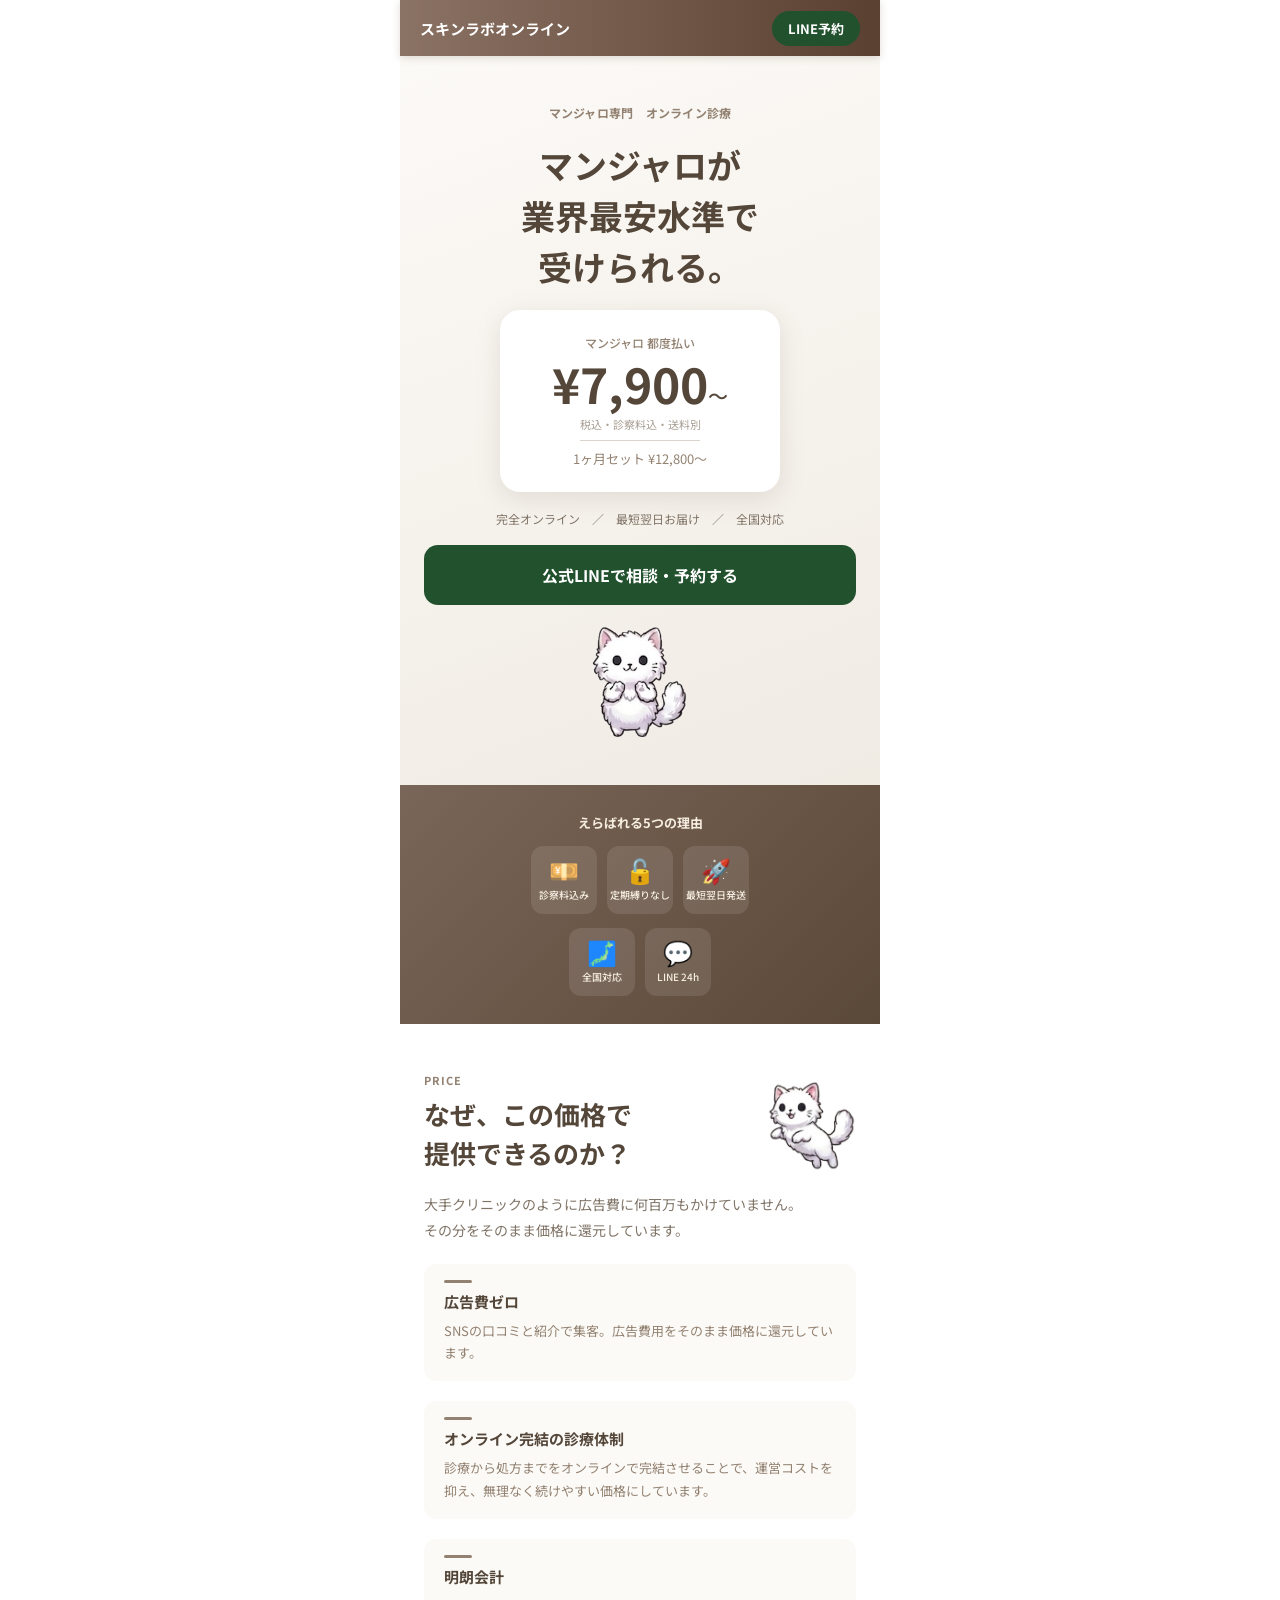
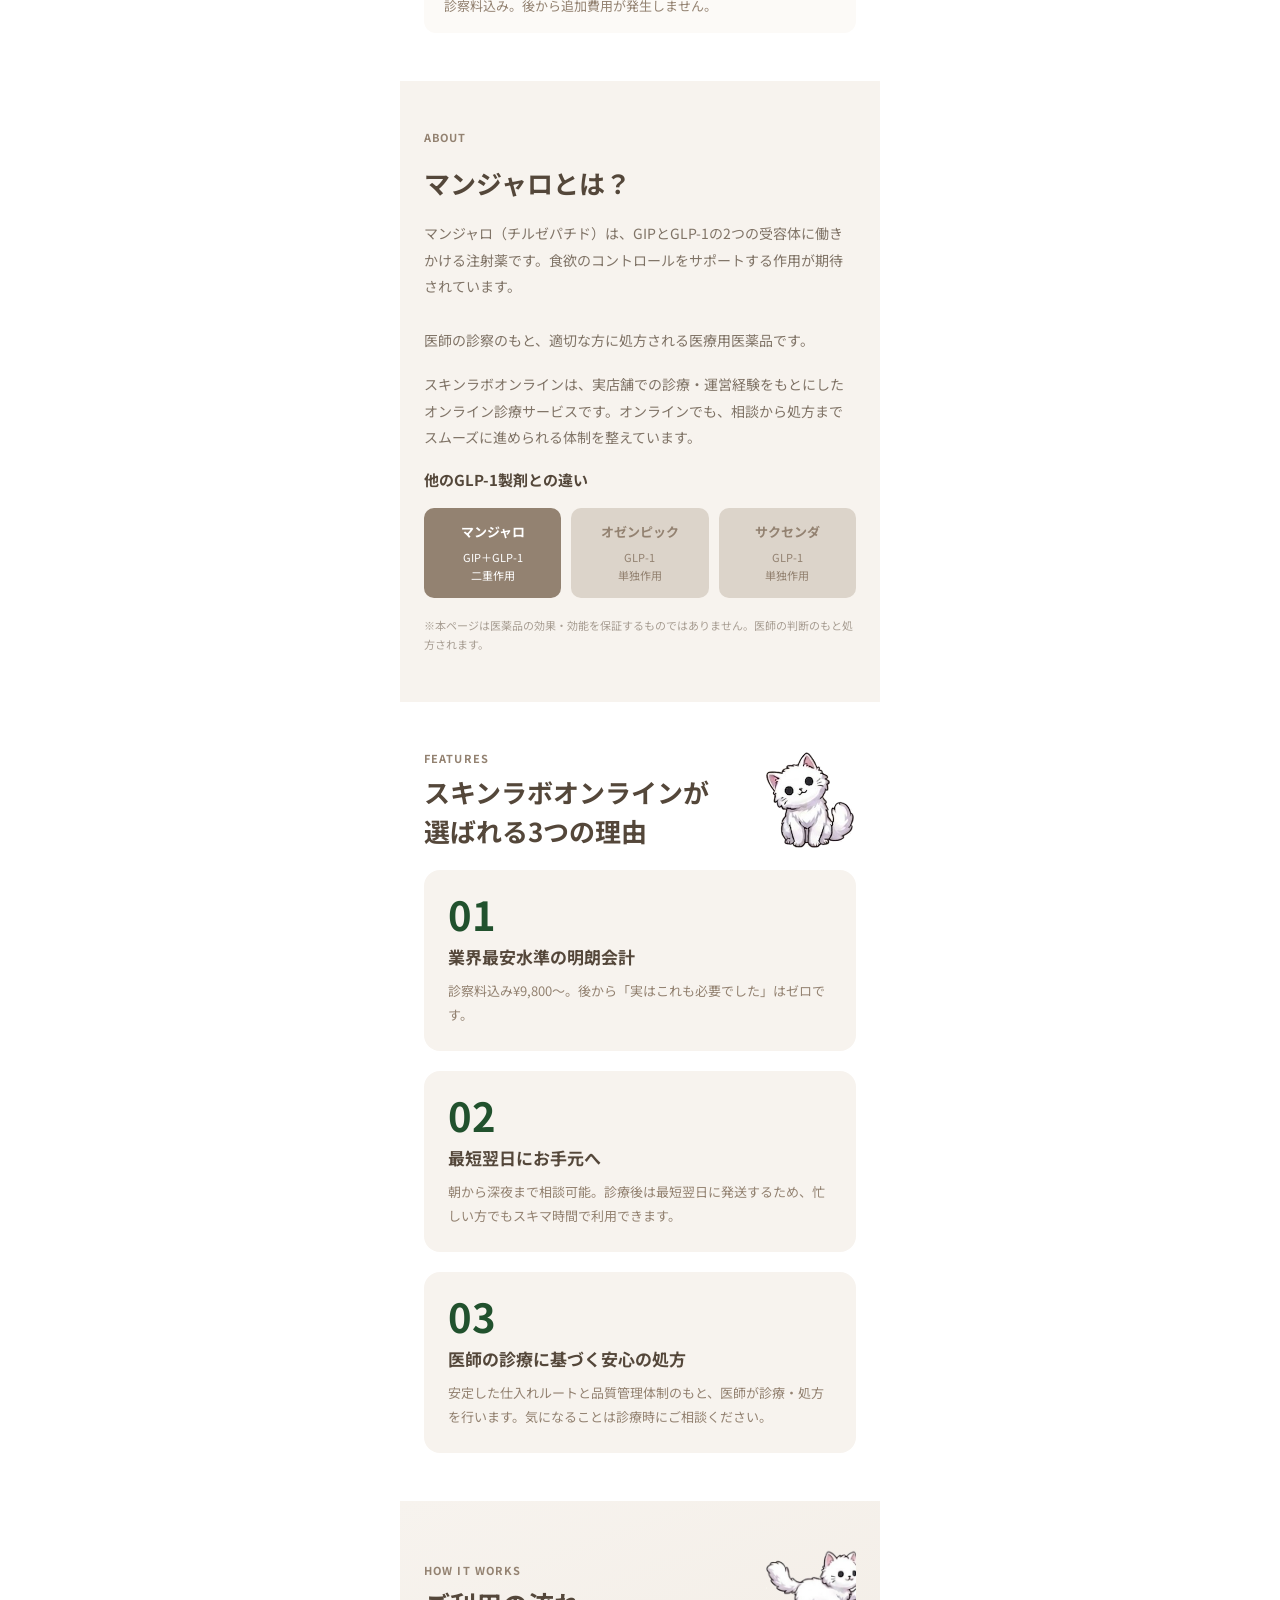
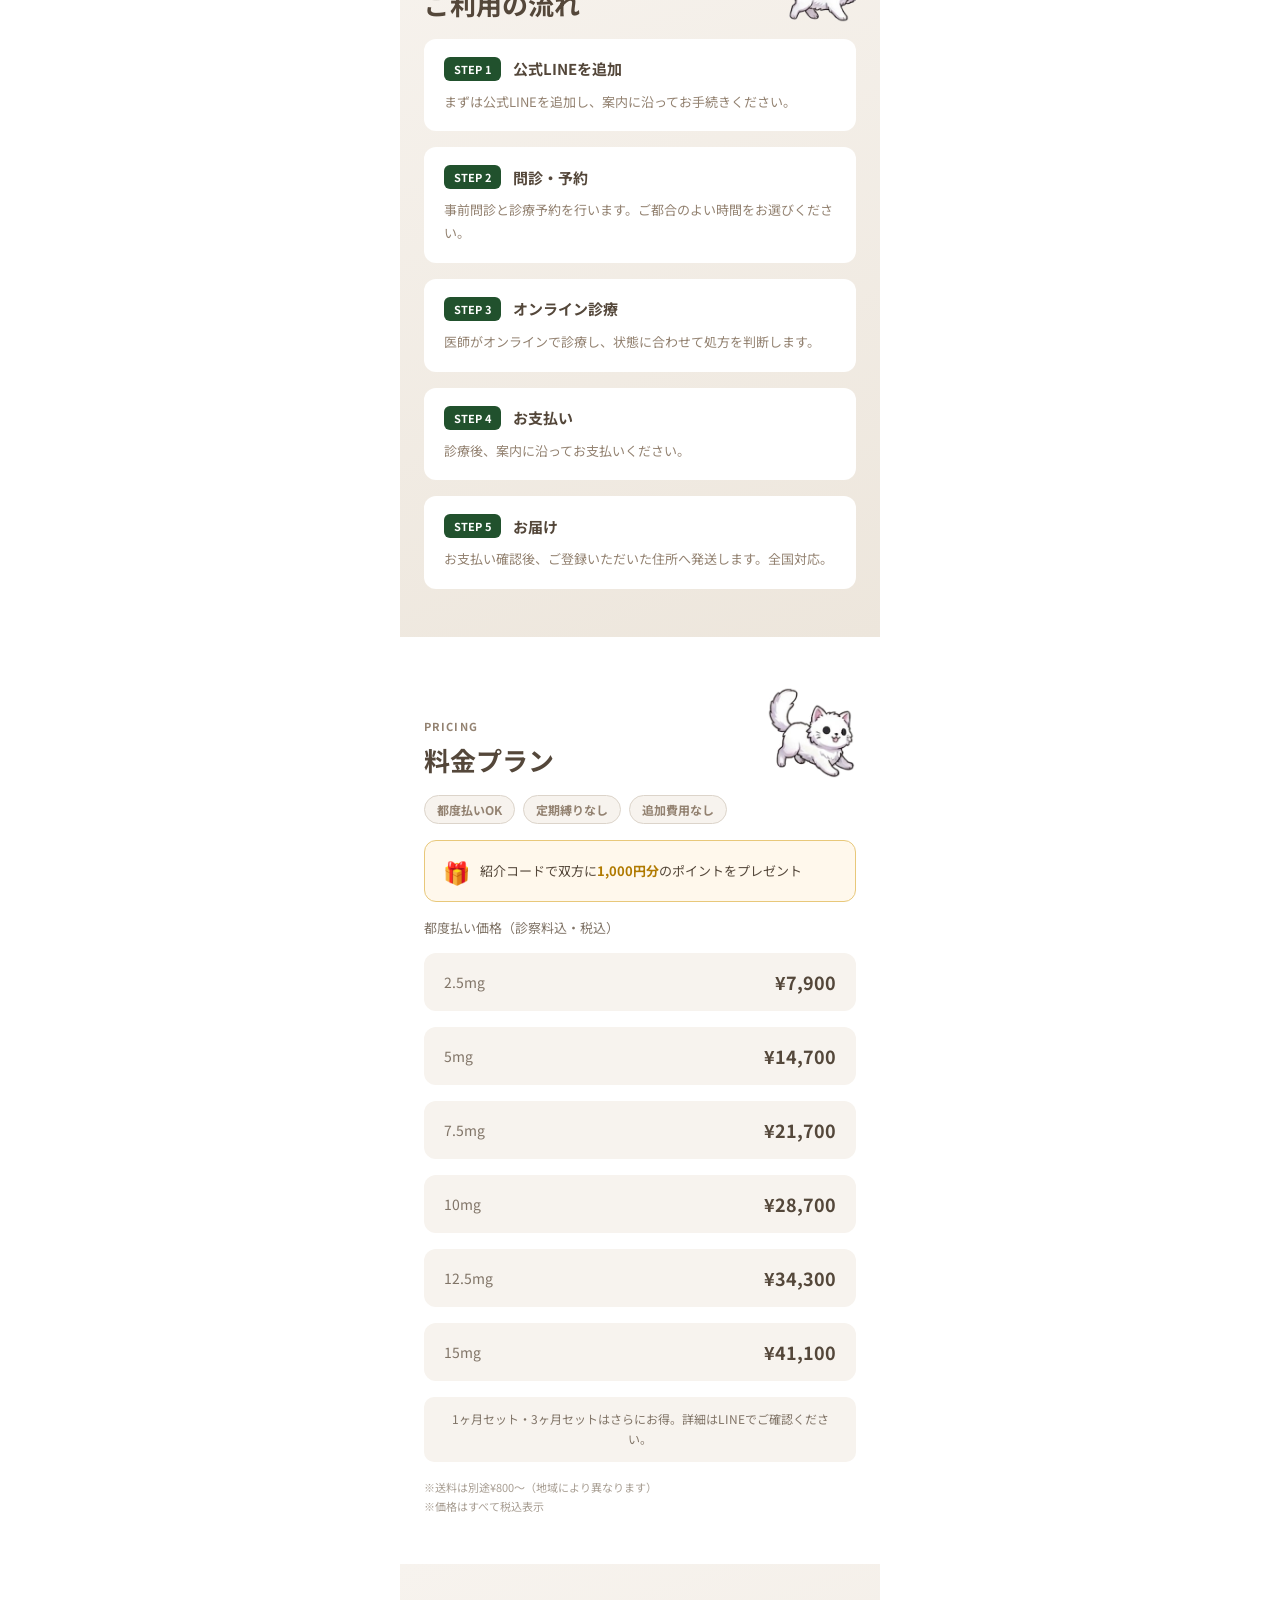
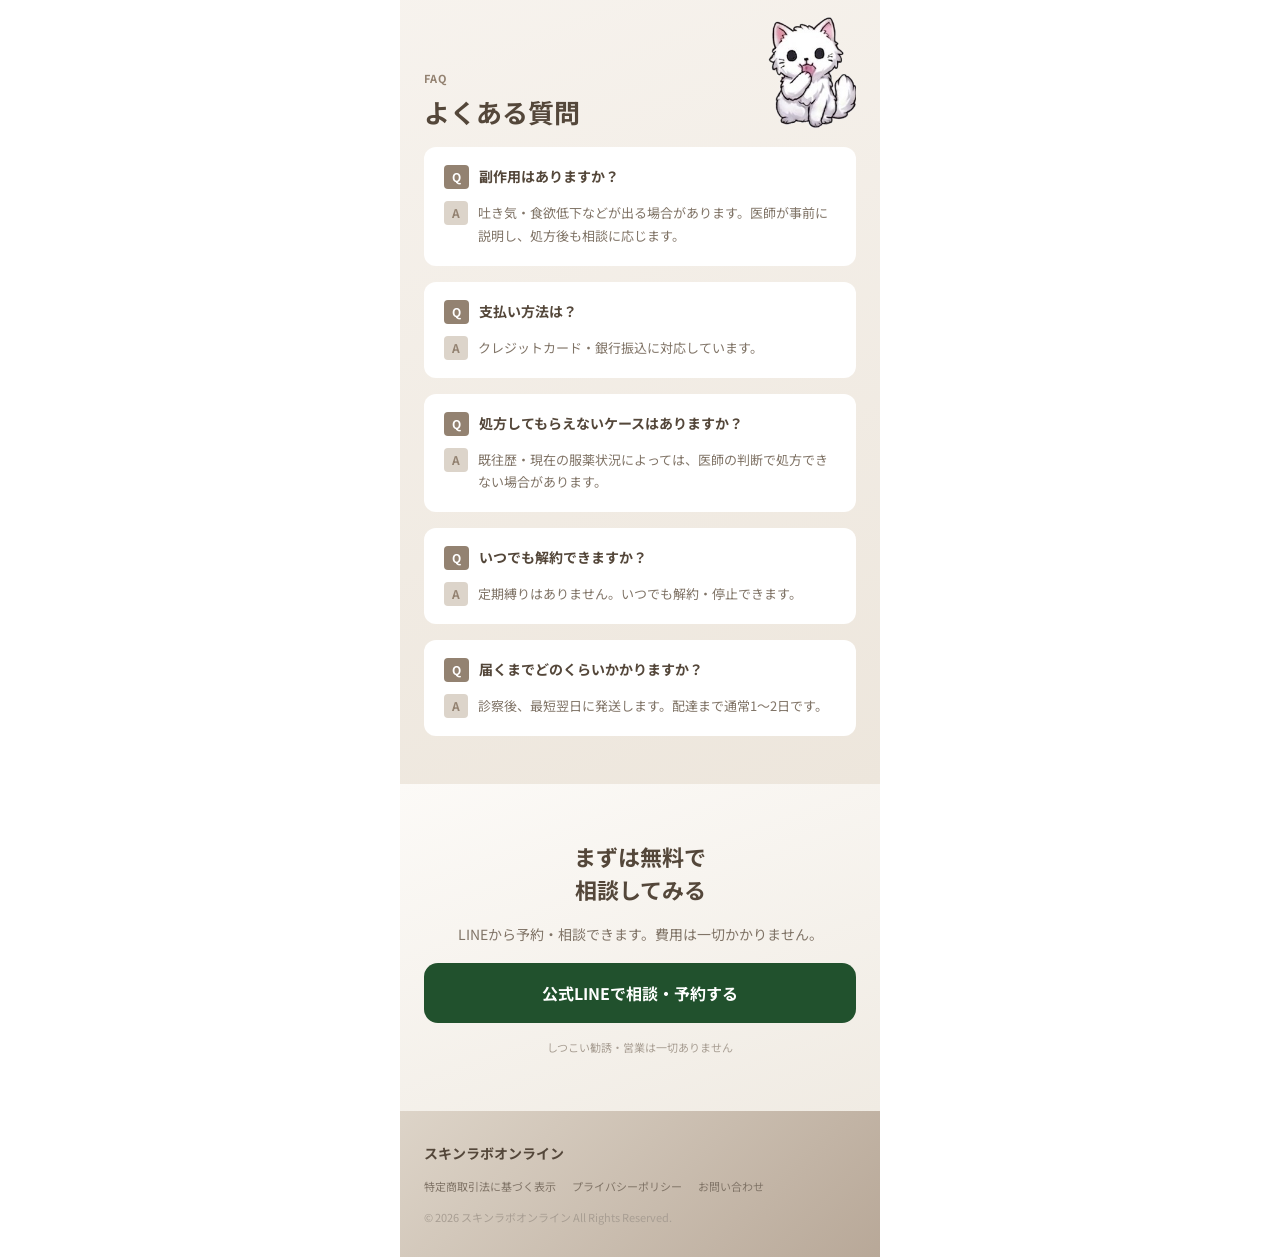
<file: index.html>
<!DOCTYPE html>
<html lang="ja">
<head>
  <meta charset="UTF-8">
  <meta name="viewport" content="width=device-width, initial-scale=1.0">
  <title>スキンラボオンライン | マンジャロ専門オンライン診療</title>
  <meta name="description" content="スキンラボオンラインは、マンジャロが業界最安水準で受けられるオンライン診療サービスです。都度払い¥7,900〜・診察料込み・定期縛りなし・最短翌日お届け。完全オンラインで全国対応。">
  <link rel="canonical" href="https://skinlabonline.inside-story.info">
  <meta property="og:type" content="website">
  <meta property="og:url" content="https://skinlabonline.inside-story.info">
  <meta property="og:site_name" content="スキンラボオンライン">
  <meta property="og:title" content="スキンラボオンライン | マンジャロ専門オンライン診療">
  <meta property="og:description" content="スキンラボオンラインは、マンジャロが業界最安水準で受けられるオンライン診療サービスです。都度払い¥7,900〜・診察料込み・定期縛りなし・最短翌日お届け。">
  <meta property="og:locale" content="ja_JP">
  <meta name="twitter:card" content="summary">
  <meta name="twitter:title" content="スキンラボオンライン | マンジャロ専門オンライン診療">
  <meta name="twitter:description" content="スキンラボオンラインは、マンジャロが業界最安水準で受けられるオンライン診療サービスです。都度払い¥7,900〜・診察料込み・定期縛りなし・最短翌日お届け。">
  <script type="application/ld+json">
  {
    "@context": "https://schema.org",
    "@graph": [
      {
        "@type": "MedicalBusiness",
        "@id": "https://skinlabonline.inside-story.info/#organization",
        "name": "スキンラボオンライン",
        "alternateName": "スキンラボオンラインクリニック",
        "url": "https://skinlabonline.inside-story.info",
        "description": "マンジャロ（チルゼパチド）専門のオンライン診療サービス。診察料込み・定期縛りなし・最短翌日お届け。",
        "availableService": {
          "@type": "MedicalTherapy",
          "name": "マンジャロ（チルゼパチド）オンライン処方",
          "relevantSpecialty": "Endocrine"
        },
        "contactPoint": {
          "@type": "ContactPoint",
          "contactType": "customer service",
          "availableLanguage": "Japanese"
        }
      },
      {
        "@type": "WebSite",
        "@id": "https://skinlabonline.inside-story.info/#website",
        "url": "https://skinlabonline.inside-story.info",
        "name": "スキンラボオンライン",
        "inLanguage": "ja",
        "publisher": {
          "@id": "https://skinlabonline.inside-story.info/#organization"
        }
      },
      {
        "@type": "WebPage",
        "@id": "https://skinlabonline.inside-story.info/#webpage",
        "url": "https://skinlabonline.inside-story.info",
        "name": "スキンラボオンライン | マンジャロ専門オンライン診療",
        "description": "スキンラボオンラインは、マンジャロが業界最安水準で受けられるオンライン診療サービスです。",
        "isPartOf": { "@id": "https://skinlabonline.inside-story.info/#website" },
        "about": { "@id": "https://skinlabonline.inside-story.info/#organization" },
        "inLanguage": "ja"
      },
      {
        "@type": "FAQPage",
        "mainEntity": [
          {
            "@type": "Question",
            "name": "副作用はありますか？",
            "acceptedAnswer": {
              "@type": "Answer",
              "text": "吐き気・食欲低下などが出る場合があります。医師が事前に説明し、処方後も相談に応じます。"
            }
          },
          {
            "@type": "Question",
            "name": "支払い方法は？",
            "acceptedAnswer": {
              "@type": "Answer",
              "text": "クレジットカード・銀行振込に対応しています。"
            }
          },
          {
            "@type": "Question",
            "name": "処方してもらえないケースはありますか？",
            "acceptedAnswer": {
              "@type": "Answer",
              "text": "既往歴・現在の服薬状況によっては、医師の判断で処方できない場合があります。"
            }
          },
          {
            "@type": "Question",
            "name": "いつでも解約できますか？",
            "acceptedAnswer": {
              "@type": "Answer",
              "text": "定期縛りはありません。いつでも解約・停止できます。"
            }
          },
          {
            "@type": "Question",
            "name": "届くまでどのくらいかかりますか？",
            "acceptedAnswer": {
              "@type": "Answer",
              "text": "診察後、最短翌日に発送します。配達まで通常1〜2日です。"
            }
          }
        ]
      }
    ]
  }
  </script>
  <link rel="preconnect" href="https://fonts.googleapis.com">
  <link rel="preconnect" href="https://fonts.gstatic.com" crossorigin>
  <link href="https://fonts.googleapis.com/css2?family=Noto+Sans+JP:wght@400;500;700&display=swap" rel="stylesheet">
  <script>(function(w,d,s,l,i){w[l]=w[l]||[];w[l].push({'gtm.start':new Date().getTime(),event:'gtm.js'});var f=d.getElementsByTagName(s)[0],j=d.createElement(s),dl=l!='dataLayer'?'&l='+l:'';j.async=true;j.src='https://www.googletagmanager.com/gtm.js?id='+i+dl;f.parentNode.insertBefore(j,f);})(window,document,'script','dataLayer','GTM-WZQG78HT');</script>
  <link rel="icon" href="/favicon.ico">
  <link rel="apple-touch-icon" href="/apple-touch-icon.png">
  <link rel="stylesheet" href="style.css">
</head>
<body>
<noscript><iframe src="https://www.googletagmanager.com/ns.html?id=GTM-WZQG78HT" height="0" width="0" style="display:none;visibility:hidden"></iframe></noscript>

  <!-- 01_ヘッダー -->
  <header class="header">
    <p class="header-logo">スキンラボオンライン</p>
    <a href="https://lin.ee/qxc0zbp" class="btn-line-sm" target="_blank" rel="noopener">LINE予約</a>
  </header>

  <!-- 02_ファーストビュー -->
  <section class="hero">
    <p class="section-label">マンジャロ専門　オンライン診療</p>
    <h1 class="hero-title">マンジャロが<br>業界最安水準で<br>受けられる。</h1>
    <div class="price-card">
      <p class="price-label">マンジャロ 都度払い</p>
      <p class="price-number">¥7,900<span style="font-size:20px;font-weight:500;">〜</span></p>
      <p class="price-note">税込・診察料込・送料別</p>
      <div class="price-divider"></div>
      <p class="price-regular">1ヶ月セット ¥12,800〜</p>
    </div>
    <p class="hero-features">完全オンライン　／　最短翌日お届け　／　全国対応</p>
    <a href="https://lin.ee/qxc0zbp" class="btn-line-lg" target="_blank" rel="noopener">公式LINEで相談・予約する</a>
    <img class="hero-cat" src="/images/cats/cat_1.png" alt="" aria-hidden="true">
  </section>

  <!-- 03_安心バッジ -->
  <section class="badges">
    <p class="badges-title">えらばれる5つの理由</p>
    <div class="badges-row">
      <div class="badge-item">
        <span class="badge-icon">💴</span>
        <p class="badge-text">診察料込み</p>
      </div>
      <div class="badge-item">
        <span class="badge-icon">🔓</span>
        <p class="badge-text">定期縛りなし</p>
      </div>
      <div class="badge-item">
        <span class="badge-icon">🚀</span>
        <p class="badge-text">最短翌日発送</p>
      </div>
    </div>
    <div class="badges-row">
      <div class="badge-item">
        <span class="badge-icon">🗾</span>
        <p class="badge-text">全国対応</p>
      </div>
      <div class="badge-item">
        <span class="badge-icon">💬</span>
        <p class="badge-text">LINE 24h</p>
      </div>
    </div>
  </section>

  <!-- 04_なぜ安いか -->
  <section class="why-cheap">
    <div class="section-head">
      <div class="section-head-text">
        <p class="section-en">PRICE</p>
        <h2 class="section-heading">なぜ、この価格で<br>提供できるのか？</h2>
      </div>
      <img src="/images/cats/cat_6.png" class="section-cat" alt="" aria-hidden="true">
    </div>
    <p class="section-body">大手クリニックのように広告費に何百万もかけていません。<br>その分をそのまま価格に還元しています。</p>
    <div class="reason-card">
      <div class="reason-bar"></div>
      <p class="reason-title">広告費ゼロ</p>
      <p class="reason-text">SNSの口コミと紹介で集客。広告費用をそのまま価格に還元しています。</p>
    </div>
    <div class="reason-card">
      <div class="reason-bar"></div>
      <p class="reason-title">オンライン完結の診療体制</p>
      <p class="reason-text">診療から処方までをオンラインで完結させることで、運営コストを抑え、無理なく続けやすい価格にしています。</p>
    </div>
    <div class="reason-card">
      <div class="reason-bar"></div>
      <p class="reason-title">明朗会計</p>
      <p class="reason-text">診察料込み。後から追加費用が発生しません。</p>
    </div>
  </section>

  <!-- 05_マンジャロとは -->
  <section class="about">
    <p class="section-en">ABOUT</p>
    <h2 class="section-heading">マンジャロとは？</h2>
    <p class="about-body">マンジャロ（チルゼパチド）は、GIPとGLP-1の2つの受容体に働きかける注射薬です。食欲のコントロールをサポートする作用が期待されています。<br><br>医師の診察のもと、適切な方に処方される医療用医薬品です。</p>
    <p class="about-body">スキンラボオンラインは、実店舗での診療・運営経験をもとにしたオンライン診療サービスです。オンラインでも、相談から処方までスムーズに進められる体制を整えています。</p>
    <p class="compare-title">他のGLP-1製剤との違い</p>
    <div class="compare-grid">
      <div class="compare-card compare-card--active">
        <p class="compare-name">マンジャロ</p>
        <p class="compare-desc">GIP＋GLP-1<br>二重作用</p>
      </div>
      <div class="compare-card">
        <p class="compare-name">オゼンピック</p>
        <p class="compare-desc">GLP-1<br>単独作用</p>
      </div>
      <div class="compare-card">
        <p class="compare-name">サクセンダ</p>
        <p class="compare-desc">GLP-1<br>単独作用</p>
      </div>
    </div>
    <p class="disclaimer">※本ページは医薬品の効果・効能を保証するものではありません。医師の判断のもと処方されます。</p>
  </section>

  <!-- 06_選ばれる理由 -->
  <section class="features">
    <div class="section-head">
      <div class="section-head-text">
        <p class="section-en">FEATURES</p>
        <h2 class="section-heading">スキンラボオンラインが<br>選ばれる3つの理由</h2>
      </div>
      <img src="/images/cats/cat_3.png" class="section-cat" alt="" aria-hidden="true">
    </div>
    <div class="feature-card">
      <p class="feature-num">01</p>
      <p class="feature-title">業界最安水準の明朗会計</p>
      <p class="feature-text">診察料込み¥9,800〜。後から「実はこれも必要でした」はゼロです。</p>
    </div>
    <div class="feature-card">
      <p class="feature-num">02</p>
      <p class="feature-title">最短翌日にお手元へ</p>
      <p class="feature-text">朝から深夜まで相談可能。診療後は最短翌日に発送するため、忙しい方でもスキマ時間で利用できます。</p>
    </div>
    <div class="feature-card">
      <p class="feature-num">03</p>
      <p class="feature-title">医師の診療に基づく安心の処方</p>
      <p class="feature-text">安定した仕入れルートと品質管理体制のもと、医師が診療・処方を行います。気になることは診療時にご相談ください。</p>
    </div>
  </section>

  <!-- 07_診療の流れ -->
  <section class="flow">
    <div class="section-head">
      <div class="section-head-text">
        <p class="section-en">HOW IT WORKS</p>
        <h2 class="section-heading">ご利用の流れ</h2>
      </div>
      <img src="/images/cats/cat_2.png" class="section-cat" alt="" aria-hidden="true">
    </div>
    <div class="step-card">
      <div class="step-header">
        <span class="step-badge">STEP 1</span>
        <p class="step-title">公式LINEを追加</p>
      </div>
      <p class="step-text">まずは公式LINEを追加し、案内に沿ってお手続きください。</p>
    </div>
    <div class="step-card">
      <div class="step-header">
        <span class="step-badge">STEP 2</span>
        <p class="step-title">問診・予約</p>
      </div>
      <p class="step-text">事前問診と診療予約を行います。ご都合のよい時間をお選びください。</p>
    </div>
    <div class="step-card">
      <div class="step-header">
        <span class="step-badge">STEP 3</span>
        <p class="step-title">オンライン診療</p>
      </div>
      <p class="step-text">医師がオンラインで診療し、状態に合わせて処方を判断します。</p>
    </div>
    <div class="step-card">
      <div class="step-header">
        <span class="step-badge">STEP 4</span>
        <p class="step-title">お支払い</p>
      </div>
      <p class="step-text">診療後、案内に沿ってお支払いください。</p>
    </div>
    <div class="step-card">
      <div class="step-header">
        <span class="step-badge">STEP 5</span>
        <p class="step-title">お届け</p>
      </div>
      <p class="step-text">お支払い確認後、ご登録いただいた住所へ発送します。全国対応。</p>
    </div>
  </section>

  <!-- 08_料金プラン -->
  <section class="pricing">
    <div class="section-head">
      <div class="section-head-text">
        <p class="section-en">PRICING</p>
        <h2 class="section-heading">料金プラン</h2>
      </div>
      <img src="/images/cats/cat_4.png" class="section-cat" alt="" aria-hidden="true">
    </div>
    <div class="pricing-badges">
      <span class="pricing-badge">都度払いOK</span>
      <span class="pricing-badge">定期縛りなし</span>
      <span class="pricing-badge">追加費用なし</span>
    </div>
    <div class="referral-card">
      <span class="referral-icon">🎁</span>
      <p class="referral-text">紹介コードで双方に<strong>1,000円分</strong>のポイントをプレゼント</p>
    </div>
    <p class="pricing-sub">都度払い価格（診察料込・税込）</p>
    <div class="price-row">
      <p class="price-item-name">2.5mg</p>
      <p class="price-item-val">¥7,900</p>
    </div>
    <div class="price-row">
      <p class="price-item-name">5mg</p>
      <p class="price-item-val">¥14,700</p>
    </div>
    <div class="price-row">
      <p class="price-item-name">7.5mg</p>
      <p class="price-item-val">¥21,700</p>
    </div>
    <div class="price-row">
      <p class="price-item-name">10mg</p>
      <p class="price-item-val">¥28,700</p>
    </div>
    <div class="price-row">
      <p class="price-item-name">12.5mg</p>
      <p class="price-item-val">¥34,300</p>
    </div>
    <div class="price-row">
      <p class="price-item-name">15mg</p>
      <p class="price-item-val">¥41,100</p>
    </div>
    <div class="pricing-tip">1ヶ月セット・3ヶ月セットはさらにお得。詳細はLINEでご確認ください。</div>
    <p class="pricing-disclaimer">※送料は別途¥800〜（地域により異なります）<br>※価格はすべて税込表示</p>
  </section>

  <!-- 09_FAQ -->
  <section class="faq">
    <div class="section-head">
      <div class="section-head-text">
        <p class="section-en">FAQ</p>
        <h2 class="section-heading">よくある質問</h2>
      </div>
      <img src="/images/cats/cat_5.png" class="section-cat" alt="" aria-hidden="true">
    </div>

    <div class="faq-item">
      <div class="faq-q">
        <span class="faq-badge faq-badge--q">Q</span>
        <p class="faq-question">副作用はありますか？</p>
      </div>
      <div class="faq-a">
        <span class="faq-badge faq-badge--a">A</span>
        <p class="faq-answer">吐き気・食欲低下などが出る場合があります。医師が事前に説明し、処方後も相談に応じます。</p>
      </div>
    </div>

    <div class="faq-item">
      <div class="faq-q">
        <span class="faq-badge faq-badge--q">Q</span>
        <p class="faq-question">支払い方法は？</p>
      </div>
      <div class="faq-a">
        <span class="faq-badge faq-badge--a">A</span>
        <p class="faq-answer">クレジットカード・銀行振込に対応しています。</p>
      </div>
    </div>

    <div class="faq-item">
      <div class="faq-q">
        <span class="faq-badge faq-badge--q">Q</span>
        <p class="faq-question">処方してもらえないケースはありますか？</p>
      </div>
      <div class="faq-a">
        <span class="faq-badge faq-badge--a">A</span>
        <p class="faq-answer">既往歴・現在の服薬状況によっては、医師の判断で処方できない場合があります。</p>
      </div>
    </div>

    <div class="faq-item">
      <div class="faq-q">
        <span class="faq-badge faq-badge--q">Q</span>
        <p class="faq-question">いつでも解約できますか？</p>
      </div>
      <div class="faq-a">
        <span class="faq-badge faq-badge--a">A</span>
        <p class="faq-answer">定期縛りはありません。いつでも解約・停止できます。</p>
      </div>
    </div>

    <div class="faq-item">
      <div class="faq-q">
        <span class="faq-badge faq-badge--q">Q</span>
        <p class="faq-question">届くまでどのくらいかかりますか？</p>
      </div>
      <div class="faq-a">
        <span class="faq-badge faq-badge--a">A</span>
        <p class="faq-answer">診察後、最短翌日に発送します。配達まで通常1〜2日です。</p>
      </div>
    </div>
  </section>

  <!-- 10_ボトムCTA -->
  <section class="cta">
    <h2 class="cta-title">まずは無料で<br>相談してみる</h2>
    <p class="cta-text">LINEから予約・相談できます。費用は一切かかりません。</p>
    <a href="https://lin.ee/qxc0zbp" class="btn-line-lg" target="_blank" rel="noopener">公式LINEで相談・予約する</a>
    <p class="cta-note">しつこい勧誘・営業は一切ありません</p>
  </section>

  <!-- 11_フッター -->
  <footer class="footer">
    <p class="footer-logo">スキンラボオンライン</p>
    <p class="footer-links">
      <a href="https://skinlabclinic.net/terms-of-sale/" target="_blank" rel="noopener">特定商取引法に基づく表示</a>
      <a href="https://skinlabclinic.net/privacy/" target="_blank" rel="noopener">プライバシーポリシー</a>
      <a href="https://lin.ee/qxc0zbp" target="_blank" rel="noopener">お問い合わせ</a>
    </p>
    <p class="footer-copy">© 2026 スキンラボオンライン All Rights Reserved.</p>
  </footer>

</body>
</html>
</file>
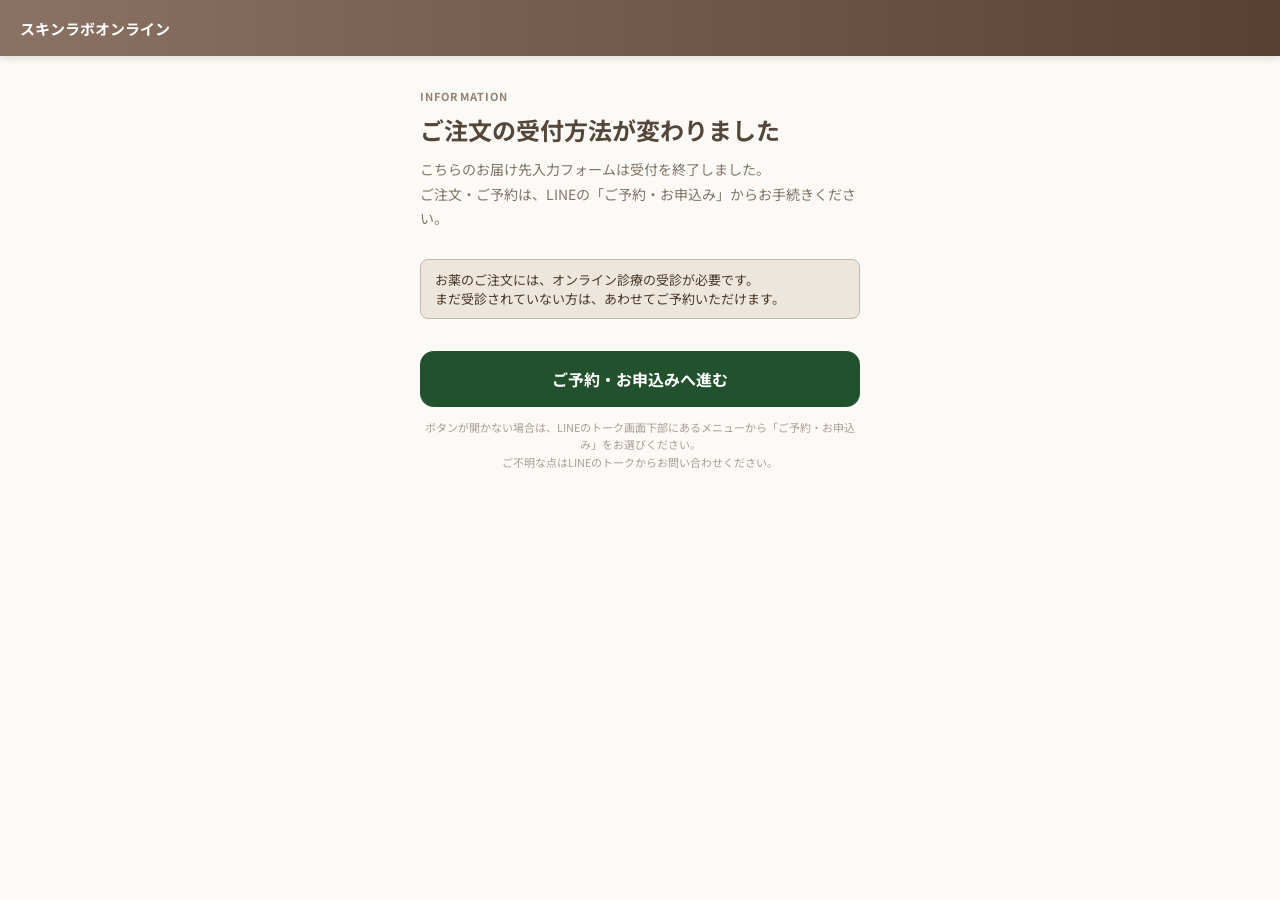
<file: form/index.html>
<!DOCTYPE html>
<html lang="ja">
<head>
  <meta charset="UTF-8">
  <meta name="viewport" content="width=device-width, initial-scale=1.0">
  <title>ご注文の受付方法が変わりました | スキンラボオンライン</title>
  <meta name="robots" content="noindex">
  <link rel="preconnect" href="https://fonts.googleapis.com">
  <link rel="preconnect" href="https://fonts.gstatic.com" crossorigin>
  <link href="https://fonts.googleapis.com/css2?family=Noto+Sans+JP:wght@400;500;700&display=swap" rel="stylesheet">
  <script>(function(w,d,s,l,i){w[l]=w[l]||[];w[l].push({'gtm.start':new Date().getTime(),event:'gtm.js'});var f=d.getElementsByTagName(s)[0],j=d.createElement(s),dl=l!='dataLayer'?'&l='+l:'';j.async=true;j.src='https://www.googletagmanager.com/gtm.js?id='+i+dl;f.parentNode.insertBefore(j,f);})(window,document,'script','dataLayer','GTM-WZQG78HT');</script>
  <link rel="icon" href="/favicon.ico">
  <link rel="apple-touch-icon" href="/apple-touch-icon.png">
  <link rel="stylesheet" href="/form/style.css">
</head>
<body>
<noscript><iframe src="https://www.googletagmanager.com/ns.html?id=GTM-WZQG78HT" height="0" width="0" style="display:none;visibility:hidden"></iframe></noscript>

  <header class="header">
    <p class="header-logo">スキンラボオンライン</p>
  </header>

  <main class="wrap">
    <p class="page-label">INFORMATION</p>
    <h1 class="page-title">ご注文の受付方法が変わりました</h1>
    <p class="page-desc">
      こちらのお届け先入力フォームは受付を終了しました。<br>
      ご注文・ご予約は、LINEの「ご予約・お申込み」からお手続きください。
    </p>

    <p class="prefill-notice">
      お薬のご注文には、オンライン診療の受診が必要です。<br>
      まだ受診されていない方は、あわせてご予約いただけます。
    </p>

    <a class="btn-submit" href="https://liff.line.me/2010105129-rPqt3TpR/apply">ご予約・お申込みへ進む</a>

    <p class="form-note">
      ボタンが開かない場合は、LINEのトーク画面下部にあるメニューから「ご予約・お申込み」をお選びください。<br>
      ご不明な点はLINEのトークからお問い合わせください。
    </p>
  </main>

</body>
</html>
</file>
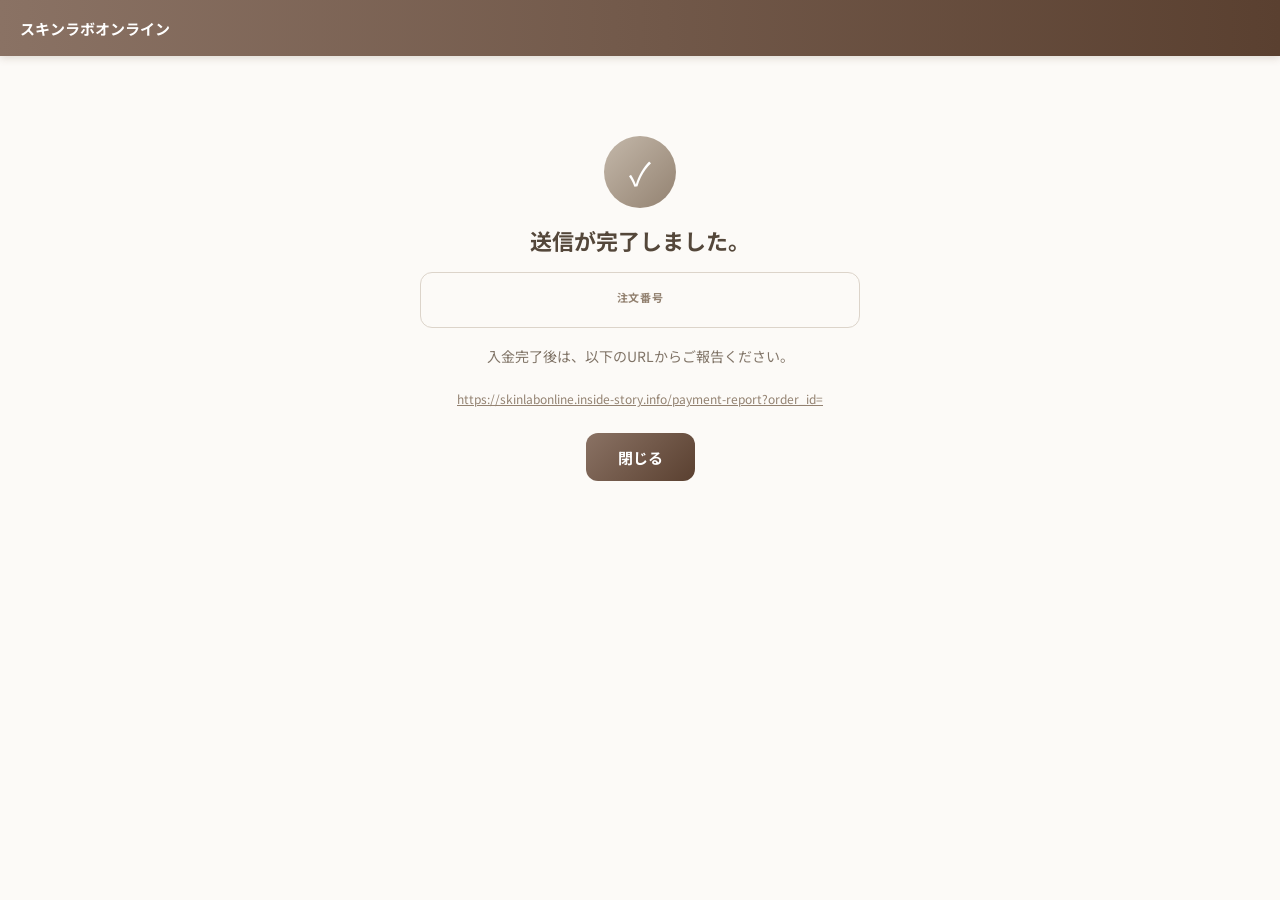
<file: form/thanks/index.html>
<!DOCTYPE html>
<html lang="ja">
<head>
  <meta charset="UTF-8">
  <meta name="viewport" content="width=device-width, initial-scale=1.0">
  <title>送信完了 | スキンラボオンライン</title>
  <link rel="preconnect" href="https://fonts.googleapis.com">
  <link rel="preconnect" href="https://fonts.gstatic.com" crossorigin>
  <link href="https://fonts.googleapis.com/css2?family=Noto+Sans+JP:wght@400;500;700&display=swap" rel="stylesheet">
  <script>(function(w,d,s,l,i){w[l]=w[l]||[];w[l].push({'gtm.start':new Date().getTime(),event:'gtm.js'});var f=d.getElementsByTagName(s)[0],j=d.createElement(s),dl=l!='dataLayer'?'&l='+l:'';j.async=true;j.src='https://www.googletagmanager.com/gtm.js?id='+i+dl;f.parentNode.insertBefore(j,f);})(window,document,'script','dataLayer','GTM-WZQG78HT');</script>
  <script charset="utf-8" src="https://static.line-scdn.net/liff/edge/2/sdk.js"></script>
  <link rel="icon" href="/favicon.ico">
  <link rel="apple-touch-icon" href="/apple-touch-icon.png">
  <link rel="stylesheet" href="/form/style.css">
</head>
<body>
<noscript><iframe src="https://www.googletagmanager.com/ns.html?id=GTM-WZQG78HT" height="0" width="0" style="display:none;visibility:hidden"></iframe></noscript>

  <header class="header">
    <p class="header-logo">スキンラボオンライン</p>
  </header>

  <main class="wrap">
    <div class="done-view">
      <div class="done-check">✓</div>
      <h2 class="done-title">送信が完了しました。</h2>
      <div class="done-order-box">
        <p class="done-order-label">注文番号</p>
        <p class="done-order-id" id="done-order-id"></p>
      </div>
      <p class="done-text" id="done-message"></p>
      <p id="done-fallback" class="done-fallback hidden">
        <a id="done-payment-link" class="done-payment-link" href="#"></a>
      </p>
      <button class="btn-close" id="close-btn">閉じる</button>
    </div>
  </main>

  <script>
    const params = new URLSearchParams(location.search);
    const orderId = params.get('order_id') || '';
    const lineSuccess = params.get('line') === '1';

    document.getElementById('done-order-id').textContent = orderId;

    const paymentUrl = `https://skinlabonline.inside-story.info/payment-report?order_id=${orderId}`;

    if (lineSuccess) {
      document.getElementById('done-message').textContent = '入金完了後は、LINEトークに届いたURLからご報告ください。';
    } else {
      document.getElementById('done-message').textContent = '入金完了後は、以下のURLからご報告ください。';
      const link = document.getElementById('done-payment-link');
      link.href = paymentUrl;
      link.textContent = paymentUrl;
      document.getElementById('done-fallback').classList.remove('hidden');
    }

    const LIFF_ID = '2010105129-8clJHsYL';
    document.getElementById('close-btn').addEventListener('click', () => {
      liff.init({ liffId: LIFF_ID }).then(() => {
        if (liff.isInClient()) liff.closeWindow();
      }).catch(() => {});
    });
  </script>

</body>
</html>
</file>
<file: style.css>
* {
  box-sizing: border-box;
  margin: 0;
  padding: 0;
}

:root {
  --primary: #938271;
  --primary-light: #c4b8aa;
  --brown-dark: #4a3828;
  --brown-mid: #6b5040;
  --line-green: #21512d;
  --cta-light: #e8f0e8;
  --bg-warm: #fcfaf7;
  --bg-beige: #f7f3ee;
  --bg-gray: #f7f3ee;
  --text-dark: #54473a;
  --text-medium: #807467;
  --text-light: #938271;
  --text-muted: #a89e93;
  --border: #dcd4ca;
}

html {
  scroll-behavior: smooth;
}

body {
  font-family: 'Noto Sans JP', sans-serif;
  color: var(--text-dark);
  background: #fff;
  display: flex;
  flex-direction: column;
  align-items: center;
  -webkit-font-smoothing: antialiased;
}

/* ── Layout ── */
.header,
section,
footer {
  width: 100%;
  max-width: 480px;
}

/* ── Header ── */
.header {
  display: flex;
  align-items: center;
  justify-content: space-between;
  height: 56px;
  padding: 0 20px;
  background: linear-gradient(to right, #8a7264, #5a4030);
  position: sticky;
  top: 0;
  z-index: 100;
  box-shadow: 0 2px 8px rgba(90, 60, 40, 0.18);
}

.header-logo {
  font-weight: 700;
  font-size: 15px;
  color: #fff;
}

.btn-line-sm {
  display: inline-block;
  background: var(--line-green);
  color: #fff;
  font-weight: 700;
  font-size: 13px;
  padding: 8px 16px;
  border-radius: 20px;
  text-decoration: none;
  transition: opacity 0.2s;
}

.btn-line-sm:hover {
  opacity: 0.88;
}

/* ── Hero ── */
.hero {
  background: linear-gradient(160deg, #fcfaf7 0%, #f0ebe3 100%);
  padding: 48px 24px;
  display: flex;
  flex-direction: column;
  align-items: center;
  gap: 18px;
  text-align: center;
}

.hero-cat {
  width: 100px;
  height: auto;
  object-fit: contain;
}

.hero-cat-wrap {
  display: flex;
  flex-direction: column;
  align-items: center;
  gap: 0;
}

.speech-bubble {
  position: relative;
  background: #fff;
  border: 2px solid var(--primary);
  border-radius: 12px;
  padding: 7px 16px;
  font-size: 12px;
  font-weight: 700;
  color: var(--primary);
  white-space: nowrap;
  margin-bottom: 6px;
}

.speech-bubble::after {
  content: '';
  position: absolute;
  bottom: -10px;
  left: 50%;
  transform: translateX(-50%);
  border: 6px solid transparent;
  border-top-color: var(--primary);
}

.speech-bubble::before {
  content: '';
  position: absolute;
  bottom: -7px;
  left: 50%;
  transform: translateX(-50%);
  border: 5px solid transparent;
  border-top-color: #fff;
  z-index: 1;
}

.section-label {
  font-size: 12px;
  font-weight: 700;
  color: var(--primary);
  letter-spacing: 0.02em;
}

.hero-title {
  font-size: 34px;
  font-weight: 700;
  color: var(--text-dark);
  line-height: 1.5;
}

.price-card {
  background: #fff;
  border-radius: 20px;
  padding: 24px 40px;
  box-shadow: 0 6px 24px rgba(147, 130, 113, 0.2);
  display: flex;
  flex-direction: column;
  align-items: center;
  gap: 6px;
  width: 100%;
  max-width: 280px;
}

.price-label {
  font-size: 12px;
  font-weight: 500;
  color: var(--primary);
}

.price-number {
  font-size: 48px;
  font-weight: 700;
  color: var(--text-dark);
  line-height: 1.1;
}

.price-note {
  font-size: 11px;
  color: var(--text-muted);
}

.price-divider {
  width: 120px;
  height: 1px;
  background: var(--border);
  margin: 2px 0;
}

.price-regular {
  font-size: 13px;
  color: var(--text-light);
}

.hero-features {
  font-size: 12px;
  color: var(--text-medium);
}

.btn-line-lg {
  display: block;
  background: var(--line-green);
  color: #fff;
  font-weight: 700;
  font-size: 16px;
  padding: 18px 28px;
  border-radius: 14px;
  text-decoration: none;
  text-align: center;
  width: 100%;
  transition: opacity 0.2s, transform 0.15s;
}

.btn-line-lg:hover {
  opacity: 0.9;
  transform: translateY(-1px);
}

.btn-line-lg:active {
  transform: translateY(0);
}

.hero-note {
  font-size: 11px;
  color: var(--text-muted);
}

/* ── Badges ── */
.badges {
  background: linear-gradient(135deg, #7a6658 0%, #5a4838 100%);
  padding: 28px 20px;
  display: flex;
  flex-direction: column;
  align-items: center;
  gap: 14px;
  text-align: center;
}

.badges-title {
  font-size: 13px;
  font-weight: 700;
  color: #f5ede0;
}

.badges-row {
  display: flex;
  gap: 10px;
  justify-content: center;
}

.badge-item {
  background: rgba(255, 255, 255, 0.1);
  border-radius: 12px;
  width: 66px;
  padding: 12px 8px;
  display: flex;
  flex-direction: column;
  align-items: center;
  gap: 6px;
}

.badge-icon {
  font-size: 24px;
  line-height: 1;
}

.badge-text {
  font-size: 10px;
  font-weight: 500;
  color: #f5ede0;
  word-break: keep-all;
  line-height: 1.4;
}

/* ── Why Cheap ── */
.why-cheap {
  background: #fff;
  padding: 48px 24px;
  display: flex;
  flex-direction: column;
  gap: 20px;
}

.section-en {
  font-size: 11px;
  font-weight: 700;
  color: var(--primary);
  letter-spacing: 0.1em;
}

.section-en--light {
  color: var(--primary-light);
}

.section-heading {
  font-size: 26px;
  font-weight: 700;
  color: var(--text-dark);
  line-height: 1.5;
}

.section-heading--light {
  color: #fff;
}

.section-body {
  font-size: 14px;
  color: var(--text-medium);
  line-height: 1.85;
}

.reason-card {
  background: var(--bg-warm);
  border-radius: 12px;
  padding: 16px 20px;
  display: flex;
  flex-direction: column;
  gap: 8px;
}

.reason-bar {
  width: 28px;
  height: 3px;
  background: var(--primary);
  border-radius: 2px;
}

.reason-title {
  font-size: 15px;
  font-weight: 700;
  color: var(--text-dark);
}

.reason-text {
  font-size: 13px;
  color: var(--text-light);
  line-height: 1.75;
}

/* ── About ── */
.about {
  background: var(--bg-gray);
  padding: 48px 24px;
  display: flex;
  flex-direction: column;
  gap: 18px;
}

.about-body {
  font-size: 14px;
  color: var(--text-medium);
  line-height: 1.9;
}

.compare-title {
  font-size: 15px;
  font-weight: 700;
  color: var(--text-dark);
}

.compare-grid {
  display: flex;
  gap: 10px;
}

.compare-card {
  flex: 1;
  background: var(--border);
  color: var(--text-light);
  border-radius: 10px;
  padding: 14px 10px;
  text-align: center;
  display: flex;
  flex-direction: column;
  gap: 8px;
}

.compare-card--active {
  background: var(--primary);
  color: #fff;
}

.compare-name {
  font-size: 13px;
  font-weight: 700;
}

.compare-desc {
  font-size: 11px;
  line-height: 1.6;
}

.disclaimer {
  font-size: 11px;
  color: var(--text-muted);
  line-height: 1.7;
}

/* ── Features ── */
.features {
  background: #fff;
  padding: 48px 24px;
  display: flex;
  flex-direction: column;
  gap: 20px;
}

.feature-card {
  background: var(--bg-gray);
  border-radius: 16px;
  padding: 24px;
  display: flex;
  flex-direction: column;
  gap: 10px;
}

.feature-num {
  font-size: 40px;
  font-weight: 700;
  color: #21512d;
  line-height: 1;
}

.feature-title {
  font-size: 17px;
  font-weight: 700;
  color: var(--text-dark);
}

.feature-text {
  font-size: 13px;
  color: var(--text-light);
  line-height: 1.85;
}

/* ── Flow ── */
.flow {
  background: linear-gradient(160deg, #f7f3ee 0%, #ede6dc 100%);
  padding: 48px 24px;
  display: flex;
  flex-direction: column;
  gap: 16px;
}

.step-card {
  background: #fff;
  border-radius: 12px;
  padding: 18px 20px;
  display: flex;
  flex-direction: column;
  gap: 10px;
}

.step-header {
  display: flex;
  align-items: center;
  gap: 12px;
}

.step-badge {
  background: #21512d;
  color: #fff;
  font-size: 11px;
  font-weight: 700;
  padding: 4px 10px;
  border-radius: 6px;
  white-space: nowrap;
  flex-shrink: 0;
}

.step-title {
  font-size: 15px;
  font-weight: 700;
  color: var(--text-dark);
}

.step-text {
  font-size: 13px;
  color: var(--text-light);
  line-height: 1.75;
}

/* ── Pricing ── */
.pricing {
  background: #fff;
  padding: 48px 24px;
  display: flex;
  flex-direction: column;
  gap: 16px;
}

.pricing-sub {
  font-size: 13px;
  color: var(--text-medium);
}

.trial-card {
  background: var(--bg-beige);
  border: 1px solid var(--border);
  border-radius: 16px;
  padding: 28px 24px;
  display: flex;
  flex-direction: column;
  gap: 8px;
}

.trial-badge {
  display: inline-block;
  background: #21512d;
  color: #fff;
  font-size: 12px;
  font-weight: 700;
  padding: 5px 14px;
  border-radius: 20px;
  align-self: flex-start;
}

.trial-item {
  font-size: 14px;
  color: var(--text-medium);
}

.trial-price {
  font-size: 44px;
  font-weight: 700;
  color: var(--text-dark);
  line-height: 1.1;
}

.trial-note {
  font-size: 12px;
  color: var(--text-muted);
}

.price-row {
  background: var(--bg-gray);
  border-radius: 12px;
  padding: 16px 20px;
  display: flex;
  justify-content: space-between;
  align-items: center;
}

.price-item-name {
  font-size: 14px;
  color: var(--text-medium);
}

.price-item-val {
  font-size: 18px;
  font-weight: 700;
  color: var(--text-dark);
}

.pricing-disclaimer {
  font-size: 11px;
  color: var(--text-muted);
  line-height: 1.75;
}

.pricing-badges {
  display: flex;
  flex-wrap: wrap;
  gap: 8px;
}

.pricing-badge {
  font-size: 12px;
  font-weight: 700;
  color: var(--primary);
  background: var(--bg-beige);
  border: 1px solid var(--border);
  padding: 5px 12px;
  border-radius: 20px;
}

.referral-card {
  background: #fff8ec;
  border: 1.5px solid #e8c87a;
  border-radius: 12px;
  padding: 14px 18px;
  display: flex;
  align-items: center;
  gap: 10px;
}

.referral-icon {
  font-size: 22px;
  flex-shrink: 0;
}

.referral-text {
  font-size: 13px;
  color: var(--text-dark);
  line-height: 1.6;
}

.referral-text strong {
  color: #b07a00;
}

.pricing-tip {
  background: var(--bg-beige);
  border-radius: 10px;
  padding: 12px 16px;
  font-size: 12px;
  color: var(--text-medium);
  line-height: 1.7;
  text-align: center;
}

/* ── FAQ ── */
.faq {
  background: linear-gradient(160deg, #f7f3ee 0%, #ede6dc 100%);
  padding: 48px 24px;
  display: flex;
  flex-direction: column;
  gap: 16px;
}

.faq-item {
  background: #fff;
  border-radius: 12px;
  padding: 18px 20px;
  display: flex;
  flex-direction: column;
  gap: 12px;
}

.faq-q,
.faq-a {
  display: flex;
  gap: 10px;
  align-items: flex-start;
}

.faq-badge {
  font-size: 12px;
  font-weight: 700;
  padding: 3px 8px;
  border-radius: 4px;
  flex-shrink: 0;
  line-height: 1.5;
}

.faq-badge--q {
  background: var(--primary);
  color: #fff;
}

.faq-badge--a {
  background: var(--border);
  color: var(--text-light);
}

.faq-question {
  font-size: 14px;
  font-weight: 700;
  color: var(--text-dark);
  line-height: 1.5;
  padding-top: 1px;
}

.faq-answer {
  font-size: 13px;
  color: var(--text-medium);
  line-height: 1.75;
  padding-top: 1px;
}

/* ── Bottom CTA ── */
.cta {
  background: linear-gradient(160deg, #fcfaf7 0%, #f0ebe3 100%);
  padding: 56px 24px;
  display: flex;
  flex-direction: column;
  align-items: center;
  gap: 16px;
  text-align: center;
}

.cta-title {
  font-size: 22px;
  font-weight: 700;
  color: var(--text-dark);
  line-height: 1.5;
}

.cta-text {
  font-size: 14px;
  color: var(--text-medium);
  line-height: 1.75;
}

.cta-note {
  font-size: 11px;
  color: var(--text-muted);
}

/* ── Footer ── */
.footer {
  background: linear-gradient(135deg, #ddd4c8 0%, #b8a898 100%);
  padding: 32px 24px;
  display: flex;
  flex-direction: column;
  gap: 12px;
  width: 100%;
  max-width: 100%;
}

.footer-logo {
  font-size: 14px;
  font-weight: 700;
  color: var(--text-dark);
}

.footer-links {
  display: flex;
  flex-wrap: wrap;
  gap: 0 16px;
  line-height: 2;
}

.footer-links a {
  font-size: 11px;
  color: var(--text-medium);
  text-decoration: none;
}

.footer-links a:hover {
  color: var(--text-dark);
}

.footer-copy {
  font-size: 11px;
  color: var(--text-muted);
}

/* ── Section head (label + heading + cat) ── */
.section-head {
  display: flex;
  align-items: flex-end;
  justify-content: space-between;
  gap: 12px;
}

.section-head-text {
  display: flex;
  flex-direction: column;
  gap: 6px;
}

.section-cat {
  width: 90px;
  height: auto;
  flex-shrink: 0;
}

/* ── Cat decorations ── */
.cat-deco {
  width: 100%;
  max-width: 480px;
  position: relative;
  height: 80px;
  overflow: visible;
  pointer-events: none;
}

.cat-deco img {
  position: absolute;
  width: 80px;
  height: auto;
  opacity: 0.9;
}

.cat-deco--right img {
  right: 12px;
  bottom: -10px;
}

.cat-deco--left img {
  left: 12px;
  bottom: -10px;
}

/* ── Responsive ── */
@media (min-width: 480px) {
  .header {
    border-left: none;
    border-right: none;
  }
  .footer {
    max-width: 480px;
  }
}
</file>
<file: form/style.css>
* {
  box-sizing: border-box;
  margin: 0;
  padding: 0;
}

:root {
  --primary: #938271;
  --primary-light: #c4b8aa;
  --brown-dark: #4a3828;
  --line-green: #21512d;
  --cta-light: #e8f0e8;
  --bg-warm: #fcfaf7;
  --text-dark: #54473a;
  --text-medium: #807467;
  --text-light: #938271;
  --text-muted: #a89e93;
  --border: #dcd4ca;
  --error: #ef4444;
}

html { scroll-behavior: smooth; }

body {
  font-family: 'Noto Sans JP', sans-serif;
  color: var(--text-dark);
  background: #fcfaf7;
  -webkit-font-smoothing: antialiased;
}

/* ── Header ── */
.header {
  display: flex;
  align-items: center;
  height: 56px;
  padding: 0 20px;
  background: linear-gradient(to right, #8a7264, #5a4030);
  position: sticky;
  top: 0;
  z-index: 100;
  box-shadow: 0 2px 8px rgba(90, 60, 40, 0.18);
}

.header-logo {
  font-weight: 700;
  font-size: 15px;
  color: #fff;
}

/* ── Layout ── */
.wrap {
  max-width: 480px;
  margin: 0 auto;
  padding: 32px 20px 60px;
}

/* ── Page header ── */
.page-label {
  font-size: 11px;
  font-weight: 700;
  color: var(--primary);
  letter-spacing: 0.1em;
  margin-bottom: 8px;
}

.page-title {
  font-size: 24px;
  font-weight: 700;
  color: var(--text-dark);
  margin-bottom: 10px;
}

.page-desc {
  font-size: 14px;
  color: var(--text-medium);
  line-height: 1.75;
  margin-bottom: 28px;
}

/* ── Prefill notice ── */
.prefill-notice {
  background: #ede6dc;
  border: 1px solid var(--primary-light);
  border-radius: 8px;
  padding: 10px 14px;
  font-size: 13px;
  color: var(--brown-dark);
  margin-bottom: 20px;
}

/* ── Fields ── */
.field {
  margin-bottom: 20px;
}

.label {
  display: flex;
  align-items: center;
  gap: 6px;
  font-size: 13px;
  font-weight: 700;
  color: var(--text-dark);
  margin-bottom: 8px;
}

.required {
  font-size: 10px;
  font-weight: 700;
  color: #fff;
  background: var(--error);
  padding: 2px 6px;
  border-radius: 4px;
}

.optional {
  font-size: 10px;
  font-weight: 500;
  color: var(--text-muted);
  background: var(--border);
  padding: 2px 6px;
  border-radius: 4px;
}

.input {
  width: 100%;
  height: 48px;
  padding: 0 14px;
  background: #fff;
  border: 1.5px solid var(--border);
  border-radius: 10px;
  font-family: 'Noto Sans JP', sans-serif;
  font-size: 15px;
  color: var(--text-dark);
  outline: none;
  transition: border-color 0.15s;
  -webkit-appearance: none;
  appearance: none;
}

.input:focus {
  border-color: var(--primary);
  box-shadow: 0 0 0 3px rgba(147, 130, 113, 0.15);
}

.input.is-error {
  border-color: var(--error);
}

.input-select {
  background-image: url("data:image/svg+xml,%3Csvg xmlns='http://www.w3.org/2000/svg' width='16' height='16' fill='%239e8268' viewBox='0 0 16 16'%3E%3Cpath d='M7.247 11.14L2.451 5.658C1.885 5.013 2.345 4 3.204 4h9.592a1 1 0 0 1 .753 1.659l-4.796 5.48a1 1 0 0 1-1.506 0z'/%3E%3C/svg%3E");
  background-repeat: no-repeat;
  background-position: right 14px center;
  padding-right: 40px;
  cursor: pointer;
}

/* ── Zip row ── */
.zip-row {
  display: flex;
  gap: 10px;
}

.zip-input {
  flex: 1;
}

.btn-zip {
  flex-shrink: 0;
  height: 48px;
  padding: 0 16px;
  background: var(--bg-warm);
  color: var(--primary);
  font-family: 'Noto Sans JP', sans-serif;
  font-size: 13px;
  font-weight: 700;
  border: 1.5px solid var(--primary);
  border-radius: 10px;
  cursor: pointer;
  white-space: nowrap;
  transition: background 0.15s;
}

.btn-zip:hover {
  background: #ede6dc;
}

/* ── Error message ── */
.error-msg {
  font-size: 12px;
  color: var(--error);
  margin-top: 5px;
  min-height: 16px;
}

/* ── Submit button ── */
.btn-submit {
  display: block;
  width: 100%;
  height: 56px;
  margin-top: 32px;
  background: var(--line-green);
  color: #fff;
  font-family: 'Noto Sans JP', sans-serif;
  font-size: 16px;
  font-weight: 700;
  border: none;
  border-radius: 14px;
  cursor: pointer;
  transition: opacity 0.2s, transform 0.15s;
}

.btn-submit:hover {
  opacity: 0.9;
  transform: translateY(-1px);
}

.btn-submit:active {
  transform: translateY(0);
}

.btn-submit:disabled {
  opacity: 0.5;
  cursor: not-allowed;
  transform: none;
}

/* 受付終了ページは <a> に .btn-submit を流用するため、中央揃えと下線消しを足す */
a.btn-submit {
  display: flex;
  align-items: center;
  justify-content: center;
  text-decoration: none;
}

.form-note {
  font-size: 11px;
  color: var(--text-muted);
  text-align: center;
  margin-top: 12px;
  line-height: 1.6;
}

/* ── Confirm view ── */
.confirm-list {
  background: #fff;
  border: 1px solid var(--border);
  border-radius: 14px;
  overflow: hidden;
  margin-bottom: 8px;
}

.confirm-row {
  display: flex;
  align-items: baseline;
  gap: 12px;
  padding: 14px 18px;
  border-bottom: 1px solid var(--border);
}

.confirm-row:last-child {
  border-bottom: none;
}

.confirm-label {
  font-size: 11px;
  font-weight: 700;
  color: var(--text-muted);
  white-space: nowrap;
  flex-shrink: 0;
  width: 96px;
}

.confirm-value {
  font-size: 15px;
  font-weight: 500;
  color: var(--text-dark);
  line-height: 1.5;
  word-break: break-all;
}

.btn-back {
  display: block;
  width: 100%;
  height: 48px;
  margin-top: 12px;
  background: transparent;
  color: var(--text-light);
  font-family: 'Noto Sans JP', sans-serif;
  font-size: 14px;
  font-weight: 700;
  border: 1.5px solid var(--border);
  border-radius: 12px;
  cursor: pointer;
  transition: background 0.15s;
}

.btn-back:hover {
  background: var(--bg-warm);
}

/* ── Done view ── */
.done-view {
  display: flex;
  flex-direction: column;
  align-items: center;
  gap: 16px;
  padding: 48px 0;
  text-align: center;
}

.hidden {
  display: none !important;
}

.done-check {
  width: 72px;
  height: 72px;
  background: linear-gradient(135deg, #c4b8aa, #938271);
  color: #fff;
  font-size: 32px;
  border-radius: 50%;
  display: flex;
  align-items: center;
  justify-content: center;
}

.done-title {
  font-size: 22px;
  font-weight: 700;
  color: var(--text-dark);
}

.done-order-box {
  background: var(--bg-warm);
  border: 1px solid var(--border);
  border-radius: 12px;
  padding: 16px 24px;
  text-align: center;
  width: 100%;
}

.done-order-label {
  font-size: 11px;
  font-weight: 700;
  color: var(--primary);
  letter-spacing: 0.05em;
  margin-bottom: 6px;
}

.done-order-id {
  font-size: 17px;
  font-weight: 700;
  color: var(--text-dark);
  letter-spacing: 0.03em;
  word-break: break-all;
}

.done-text {
  font-size: 14px;
  color: var(--text-medium);
  line-height: 1.8;
  text-align: center;
}

.done-fallback {
  text-align: center;
}

.done-payment-link {
  font-size: 12px;
  color: var(--primary);
  word-break: break-all;
  line-height: 1.6;
}

.btn-close {
  margin-top: 8px;
  height: 48px;
  padding: 0 32px;
  background: linear-gradient(135deg, #8a7264, #5a4030);
  color: #fff;
  font-family: 'Noto Sans JP', sans-serif;
  font-size: 15px;
  font-weight: 700;
  border: none;
  border-radius: 12px;
  cursor: pointer;
  transition: opacity 0.2s;
}

.btn-close:hover {
  opacity: 0.85;
}
</file>
